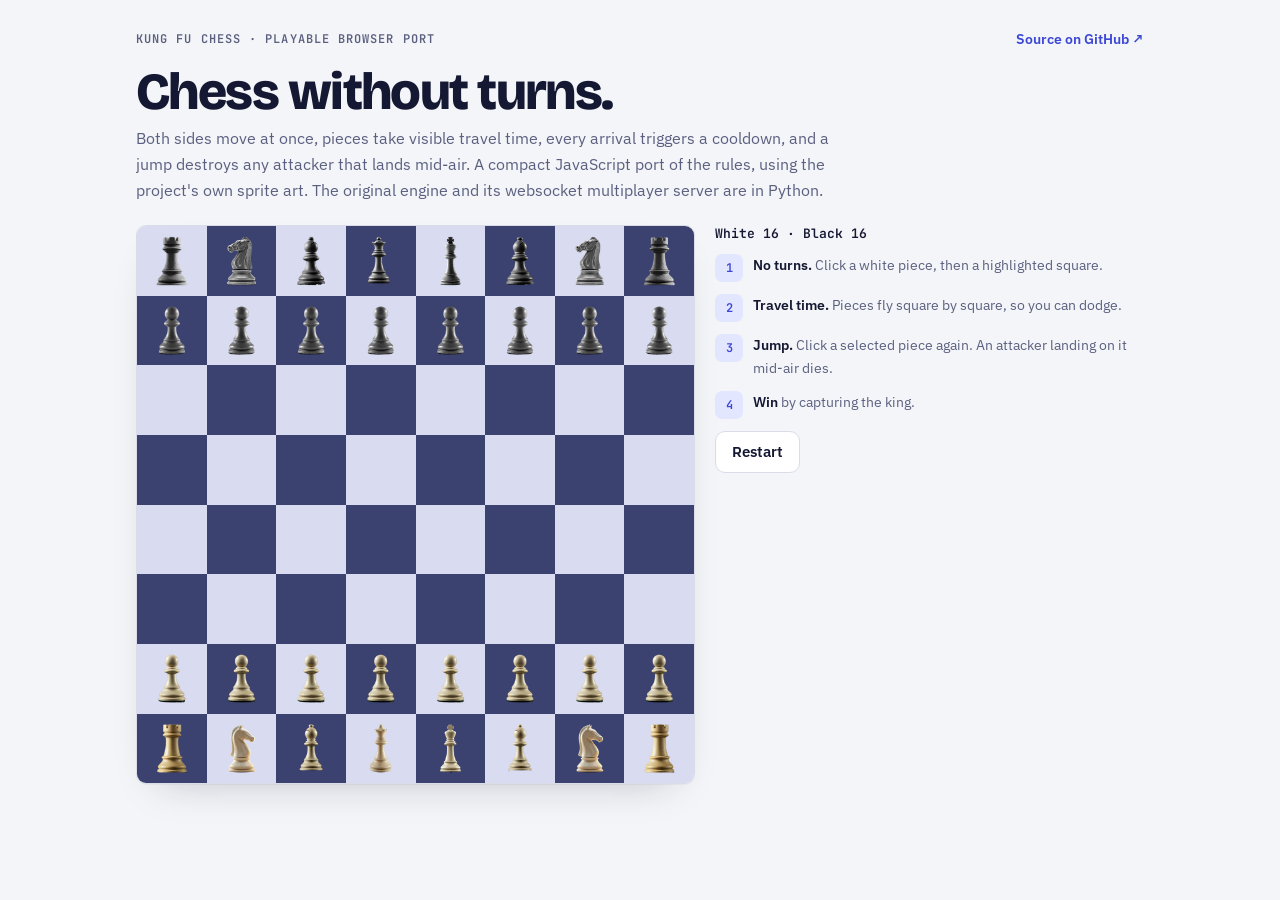
<file: demos/chess/index.html>
<!doctype html>
<html lang="en">
<head>
<meta charset="utf-8">
<meta name="viewport" content="width=device-width, initial-scale=1, viewport-fit=cover">
<title>Kung Fu Chess</title>
<link rel="stylesheet" href="https://fonts.googleapis.com/css2?family=Bricolage+Grotesque:opsz,wght@12..96,700;12..96,800&family=IBM+Plex+Sans:wght@400;500;600&family=JetBrains+Mono:wght@400;600&display=swap">
<style>
:root{
  --bg:#f4f5f8; --surface:#ffffff; --sunk:#eceef4; --ink:#151832; --mute:#5b6080; --rule:#dadde8;
  --acc:#3b47d6; --acc-ink:#ffffff; --acc-soft:#e3e6ff; --amber:#c27c0e; --amber-soft:#fbefd6; --ok:#1f8a5b;
  --code-bg:#0f1229; --code-ink:#d6d9f2; --code-mute:#7c82aa; --code-k:#9aa3ff; --code-s:#9fe0b9; --code-n:#f5b342; --code-f:#ffb3c7;
  --shadow:0 1px 0 rgba(21,24,50,.04),0 18px 40px -24px rgba(21,24,50,.28);
  --display:"Bricolage Grotesque","Segoe UI",system-ui,sans-serif;
  --body:"IBM Plex Sans","Segoe UI",system-ui,sans-serif;
  --mono:"JetBrains Mono",ui-monospace,Consolas,monospace;
  color-scheme:light;
}
@media (prefers-color-scheme:dark){:root:not([data-theme="light"]){
  --bg:#0f1229; --surface:#171b38; --sunk:#131733; --ink:#eceef8; --mute:#9aa0c4; --rule:#2b315c;
  --acc:#8c96ff; --acc-ink:#0f1229; --acc-soft:#242a5c; --amber:#f5b342; --amber-soft:#3a2f17; --ok:#4cc38a;
  --code-bg:#0b0e22; --shadow:0 18px 40px -24px rgba(0,0,0,.7); color-scheme:dark;}}
:root[data-theme="dark"]{
  --bg:#0f1229; --surface:#171b38; --sunk:#131733; --ink:#eceef8; --mute:#9aa0c4; --rule:#2b315c;
  --acc:#8c96ff; --acc-ink:#0f1229; --acc-soft:#242a5c; --amber:#f5b342; --amber-soft:#3a2f17; --ok:#4cc38a;
  --code-bg:#0b0e22; --shadow:0 18px 40px -24px rgba(0,0,0,.7); color-scheme:dark;}


*{box-sizing:border-box}
[hidden]{display:none!important}
body{margin:0;background:var(--bg);color:var(--ink);font:400 16px/1.6 var(--body)}
a{color:var(--acc)}
.wrap{max-width:1040px;margin:0 auto;padding-inline:16px;padding-block:28px 48px}
.top{display:flex;justify-content:space-between;align-items:center;gap:12px;flex-wrap:wrap;font-size:14px}
.top a{font-weight:600;text-decoration:none}
.label{font:600 12px/1 var(--mono);letter-spacing:.09em;text-transform:uppercase;color:var(--mute)}
h1{font:800 clamp(34px,5vw,52px)/1 var(--display);letter-spacing:-.03em;margin:16px 0 8px}
.lede{color:var(--mute);max-width:44em;margin:0 0 22px}
.btn{display:inline-flex;align-items:center;height:42px;padding:0 16px;border-radius:10px;font:600 15px var(--body);border:1px solid var(--rule);color:var(--ink);background:var(--surface);cursor:pointer}

.kf{display:flex;flex-wrap:wrap;gap:20px;align-items:flex-start;margin-top:22px}
.kf>#board{flex:1 1 280px;max-width:420px}.kf>.kf-side{flex:1 1 190px}
@media (max-width:760px){.kf{grid-template-columns:1fr}}
#board{position:relative;width:100%;aspect-ratio:1;border-radius:10px;overflow:hidden;touch-action:manipulation;user-select:none;box-shadow:var(--shadow);border:1px solid var(--rule)}
#board .sq{position:absolute;width:12.5%;height:12.5%}
#board .pc{position:absolute;width:12.5%;height:12.5%;pointer-events:none;will-change:transform}
#board .pc img{width:100%;height:100%}
#board .cd{position:absolute;left:0;right:0;top:0;background:rgba(15,18,41,.42)}
#board .dot{position:absolute;width:12.5%;height:12.5%;display:grid;place-items:center;pointer-events:none}
#board .dot::after{content:"";width:26%;height:26%;border-radius:50%;background:var(--acc);opacity:.75}
#board .sel{position:absolute;width:12.5%;height:12.5%;box-shadow:inset 0 0 0 3px var(--acc);pointer-events:none}
#board .over{position:absolute;inset:0;display:grid;place-items:center;background:rgba(15,18,41,.62);color:#fff;text-align:center;font:800 30px var(--display)}
#board .over small{display:block;font:500 14px var(--body);margin-top:6px}
.kf-side{display:grid;gap:12px;font-size:14px}
.kf-side .rule{display:grid;grid-template-columns:28px 1fr;gap:10px;align-items:start;color:var(--mute)}
.kf-side .rule b{color:var(--ink);font-weight:600}
.kf-side .rule i{font:600 12px var(--mono);font-style:normal;width:28px;height:28px;border-radius:7px;background:var(--acc-soft);color:var(--acc);display:grid;place-items:center}
#kfstatus{font:600 13px var(--mono);color:var(--ink)}


.kf{margin-top:0}
.kf>#board{flex:1 1 320px;max-width:560px}
</style>
</head>
<body>
<div class="wrap">
  <div class="top"><span class="label">Kung Fu Chess · playable browser port</span><span><a href="https://github.com/michal329/KungFuChess" target="_blank" rel="noopener">Source on GitHub ↗</a></span></div>
  <h1>Chess without turns.</h1>
  <p class="lede">Both sides move at once, pieces take visible travel time, every arrival triggers a cooldown, and a jump destroys any attacker that lands mid-air. A compact JavaScript port of the rules, using the project's own sprite art. The original engine and its websocket multiplayer server are in Python.</p>
  <div class="kf">
    <div id="board" aria-label="Playable Kung Fu Chess board"></div>
    <div class="kf-side">
      <div id="kfstatus">You play White. Black moves on its own.</div>
      <div class="rule"><i>1</i><span><b>No turns.</b> Click a white piece, then a highlighted square.</span></div>
      <div class="rule"><i>2</i><span><b>Travel time.</b> Pieces fly square by square, so you can dodge.</span></div>
      <div class="rule"><i>3</i><span><b>Jump.</b> Click a selected piece again. An attacker landing on it mid-air dies.</span></div>
      <div class="rule"><i>4</i><span><b>Win</b> by capturing the king.</span></div>
      <button class="btn" id="kfreset" style="justify-self:start">Restart</button>
    </div>
  </div>
</div>
<script>
/* ---------- playable Kung Fu Chess (browser port) ---------- */
(() => {
  const B = document.getElementById('board');
  const MOVE_MS = 450, COOL_MS = 1100, JUMP_MS = 750;
  let pieces, sel, over, botT;
  const START = ['RNBQKBNR', 'PPPPPPPP'];
  function reset() {
    pieces = []; sel = null; over = null; botT = performance.now() + 1500;
    for (let c = 0; c < 8; c++) {
      pieces.push(mk('B', START[0][c], 0, c), mk('B', 'P', 1, c), mk('W', 'P', 6, c), mk('W', START[0][c], 7, c));
    }
    draw();
  }
  let uid = 0;
  function mk(color, kind, r, c) {
    const el = document.createElement('div'); el.className = 'pc';
    el.innerHTML = `<img src="img/pieces/${kind}${color}.webp" alt=""><div class="cd"></div>`;
    return { id: uid++, color, kind, r, c, move: null, jump: null, cool: 0, el };
  }
  const now = () => performance.now();
  const atRest = (r, c) => pieces.find(p => !p.move && p.r === r && p.c === c);
  const busy = (p, t) => p.move || p.jump || p.cool > t;
  function legal(p, r, c) {
    if (r < 0 || r > 7 || c < 0 || c > 7 || (r === p.r && c === p.c)) return false;
    const dr = r - p.r, dc = c - p.c, ar = Math.abs(dr), ac = Math.abs(dc), tgt = atRest(r, c);
    if (tgt && tgt.color === p.color) return false;
    const clear = () => { const sr = Math.sign(dr), sc = Math.sign(dc); for (let i = 1; i < Math.max(ar, ac); i++) if (atRest(p.r + sr * i, p.c + sc * i)) return false; return true; };
    switch (p.kind) {
      case 'K': return ar <= 1 && ac <= 1;
      case 'N': return (ar === 2 && ac === 1) || (ar === 1 && ac === 2);
      case 'R': return (!dr || !dc) && clear();
      case 'B': return ar === ac && clear();
      case 'Q': return (!dr || !dc || ar === ac) && clear();
      case 'P': {
        const f = p.color === 'W' ? -1 : 1, home = p.color === 'W' ? 6 : 1;
        if (dc === 0 && !tgt) return dr === f || (dr === 2 * f && p.r === home && !atRest(p.r + f, c));
        return ac === 1 && dr === f && !!tgt;
      }
    }
  }
  function targets(p) { const out = []; for (let r = 0; r < 8; r++) for (let c = 0; c < 8; c++) if (legal(p, r, c)) out.push([r, c]); return out; }
  function queue(p, r, c, t) { const d = Math.max(Math.abs(r - p.r), Math.abs(c - p.c)); p.move = { fr: p.r, fc: p.c, r, c, t0: t, t1: t + d * MOVE_MS }; }
  function resolve(p, t) {
    const m = p.move; p.move = null;
    let r = m.r, c = m.c;
    if (p.kind !== 'N') { // stop short of anything at rest on the route
      const sr = Math.sign(m.r - m.fr), sc = Math.sign(m.c - m.fc), n = Math.max(Math.abs(m.r - m.fr), Math.abs(m.c - m.fc));
      for (let i = 1; i < n; i++) if (atRest(m.fr + sr * i, m.fc + sc * i)) { r = m.fr + sr * (i - 1); c = m.fc + sc * (i - 1); break; }
    }
    const def = pieces.find(q => q !== p && q.jump && q.r === r && q.c === c && q.color !== p.color);
    if (def && r === m.r && c === m.c) { kill(p); flash(def.color === 'W' ? `Your ${name(def)} jumped — the attacking ${name(p)} is destroyed` : `Black's ${name(def)} jumped — your ${name(p)} is destroyed`); return; }
    const occ = atRest(r, c);
    if (occ && occ !== p) {
      if (occ.color === p.color || (p.kind === 'P' && c === m.fc)) { // blocked at arrival: stop one square short
        if (p.kind === 'N') { r = m.fr; c = m.fc; }
        else { r -= Math.sign(m.r - m.fr); c -= Math.sign(m.c - m.fc); }
      } else { kill(occ); if (occ.kind === 'K') over = p.color; }
    }
    p.r = r; p.c = c; p.cool = t + COOL_MS;
    if (p.kind === 'P' && (r === 0 || r === 7)) { p.kind = 'Q'; p.el.querySelector('img').src = `img/pieces/Q${p.color}.webp`; }
  }
  const name = p => ({ K: 'king', Q: 'queen', R: 'rook', B: 'bishop', N: 'knight', P: 'pawn' })[p.kind];
  function kill(p) { pieces = pieces.filter(q => q !== p); p.el.remove(); }
  let flashT = 0, flashMsg = '';
  function flash(m) { flashMsg = m; flashT = now() + 2200; }
  function bot(t) {
    if (t < botT || over) return;
    botT = t + 650 + Math.random() * 900;
    const mine = pieces.filter(p => p.color === 'B' && !busy(p, t));
    // dodge: jump if a white piece is about to land on us
    for (const w of pieces.filter(p => p.color === 'W' && p.move)) {
      const v = mine.find(b => b.r === w.move.r && b.c === w.move.c);
      if (v && w.move.t1 - t < JUMP_MS && Math.random() < .55) { v.jump = { t0: t, t1: t + JUMP_MS }; return; }
    }
    const VAL = { K: 50, Q: 9, R: 5, B: 3, N: 3, P: 1 };
    let best = null, bs = -1;
    for (const p of mine) for (const [r, c] of targets(p)) {
      const tg = atRest(r, c); const s = (tg ? VAL[tg.kind] * 3 : 0) + Math.random() * 2 + (p.kind === 'P' ? .6 : 0) + (p.kind === 'K' ? -2 : 0);
      if (s > bs) { bs = s; best = [p, r, c]; }
    }
    if (best) queue(best[0], best[1], best[2], t);
  }
  function tick() {
    const t = now();
    if (!over) {
      pieces.filter(p => p.move && p.move.t1 <= t).sort((a, b) => a.move.t1 - b.move.t1).forEach(p => p.move && resolve(p, t));
      pieces.forEach(p => { if (p.jump && p.jump.t1 <= t) { p.jump = null; p.cool = t + COOL_MS * .5; } });
      bot(t);
    }
    draw(t); requestAnimationFrame(tick);
  }
  function draw(t = now()) {
    if (!B.firstChild) {
      for (let r = 0; r < 8; r++) for (let c = 0; c < 8; c++) { const s = document.createElement('div'); s.className = 'sq'; s.style.cssText = `left:${c * 12.5}%;top:${r * 12.5}%;background:${(r + c) % 2 ? '#3b4270' : '#d9dcf0'}`; s.dataset.r = r; s.dataset.c = c; B.appendChild(s); }
      B.insertAdjacentHTML('beforeend', '<div id="kfmarks"></div>');
    }
    pieces.forEach(p => {
      if (!p.el.parentNode) B.appendChild(p.el);
      let r = p.r, c = p.c, lift = 0;
      if (p.move) { const k = Math.min(1, (t - p.move.t0) / (p.move.t1 - p.move.t0)); r = p.move.fr + (p.move.r - p.move.fr) * k; c = p.move.fc + (p.move.c - p.move.fc) * k; lift = Math.sin(k * Math.PI) * 6; }
      if (p.jump) { const k = (t - p.jump.t0) / (p.jump.t1 - p.jump.t0); lift = Math.sin(k * Math.PI) * 28; }
      p.el.style.transform = `translate(${c * 100}%,${r * 100 - lift}%) scale(${p.jump ? 1.12 : 1})`;
      p.el.style.zIndex = p.move || p.jump ? 5 : 2;
      p.el.style.filter = p.jump ? 'drop-shadow(0 10px 6px rgba(0,0,0,.35))' : '';
      const cf = !p.move && !p.jump && p.cool > t ? (p.cool - t) / COOL_MS : 0;
      p.el.querySelector('.cd').style.height = Math.min(100, cf * 100) + '%';
    });
    const marks = document.getElementById('kfmarks');
    let h = '';
    if (sel && pieces.includes(sel) && !busy(sel, t)) { h += `<div class="sel" style="left:${sel.c * 12.5}%;top:${sel.r * 12.5}%"></div>`; for (const [r, c] of targets(sel)) h += `<div class="dot" style="left:${c * 12.5}%;top:${r * 12.5}%"></div>`; }
    if (over) h += `<div class="over"><div>${over === 'W' ? 'You win' : 'Black wins'}<small>Click Restart to play again</small></div></div>`;
    if (marks.innerHTML !== h) marks.innerHTML = h;
    const st = document.getElementById('kfstatus');
    const msg = flashT > t ? flashMsg : `White ${pieces.filter(p => p.color === 'W').length} · Black ${pieces.filter(p => p.color === 'B').length}`;
    if (st.textContent !== msg) st.textContent = msg;
  }
  B.addEventListener('click', e => {
    if (over) return;
    const rect = B.getBoundingClientRect(), c = Math.floor((e.clientX - rect.left) / rect.width * 8), r = Math.floor((e.clientY - rect.top) / rect.height * 8), t = now();
    if (sel && sel.r === r && sel.c === c && !busy(sel, t)) { sel.jump = { t0: t, t1: t + JUMP_MS }; sel = null; return; }
    if (sel && !busy(sel, t) && legal(sel, r, c)) { queue(sel, r, c, t); sel = null; return; }
    const p = atRest(r, c); sel = p && p.color === 'W' ? p : null;
  });
  document.getElementById('kfreset').onclick = () => { pieces?.forEach(p => p.el.remove()); reset(); };
  reset(); requestAnimationFrame(tick);
})();
</script>
</body>
</html>
</file>
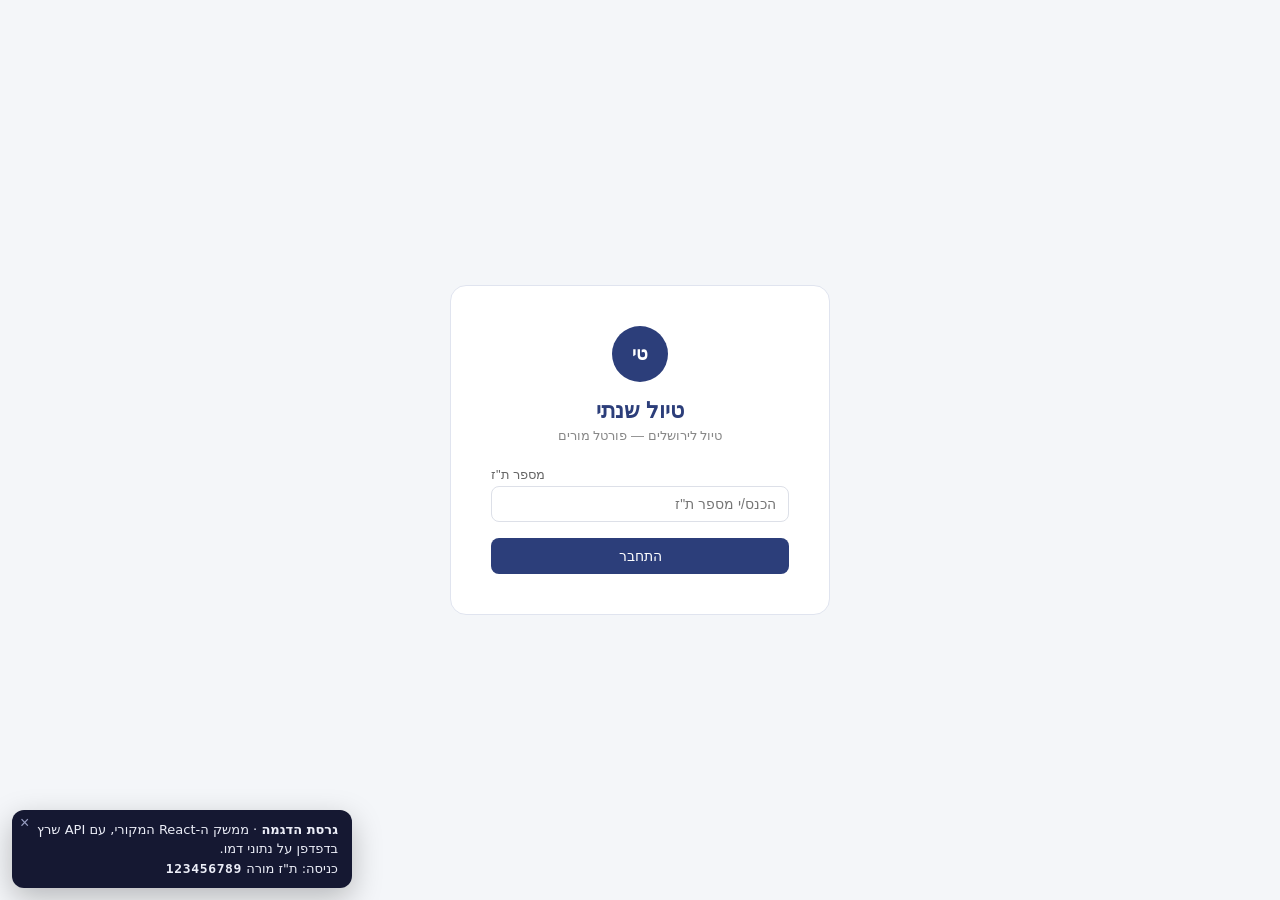
<file: demos/trip/index.html>
<!doctype html><html lang="he" dir="rtl"><head><meta charset="utf-8"/><link rel="icon" href="data:image/svg+xml,<svg xmlns='http://www.w3.org/2000/svg' viewBox='0 0 100 100'><text y='.9em' font-size='90'>🗺️</text></svg>"/><meta name="viewport" content="width=device-width,initial-scale=1"/><meta name="theme-color" content="#000000"/><meta name="description" content="Web site created using create-react-app"/><title>מערכת ניהול טיול שנתי</title><script defer="defer" src="./static/js/main.f9bf6182.js"></script><link href="./static/css/main.2c51d436.css" rel="stylesheet"></head><body><noscript>You need to enable JavaScript to run this app.</noscript><div id="root"></div><div id="demo-banner" style="position:fixed;left:12px;bottom:12px;z-index:9999;max-width:340px;background:#151832;color:#eceef8;font:13px/1.5 system-ui,sans-serif;padding:10px 14px;border-radius:12px;box-shadow:0 10px 30px rgba(0,0,0,.25);direction:rtl;text-align:right"><b>גרסת הדגמה</b> · ממשק ה-React המקורי, עם API שרץ בדפדפן על נתוני דמו.<br>כניסה: ת"ז מורה <b style="font-family:monospace;letter-spacing:.05em">123456789</b> <button onclick="this.parentNode.remove()" aria-label="סגירה" style="position:absolute;top:4px;left:8px;background:0 0;border:0;color:#9aa0c4;font-size:16px;cursor:pointer">×</button></div></body></html>
</file>
<file: demos/trip/static/css/main.2c51d436.css>
body{-webkit-font-smoothing:antialiased;-moz-osx-font-smoothing:grayscale;font-family:-apple-system,BlinkMacSystemFont,Segoe UI,Roboto,Oxygen,Ubuntu,Cantarell,Fira Sans,Droid Sans,Helvetica Neue,sans-serif;margin:0}code{font-family:source-code-pro,Menlo,Monaco,Consolas,Courier New,monospace}.leaflet-image-layer,.leaflet-layer,.leaflet-marker-icon,.leaflet-marker-shadow,.leaflet-pane,.leaflet-pane>canvas,.leaflet-pane>svg,.leaflet-tile,.leaflet-tile-container,.leaflet-zoom-box{left:0;position:absolute;top:0}.leaflet-container{overflow:hidden}.leaflet-marker-icon,.leaflet-marker-shadow,.leaflet-tile{-webkit-user-drag:none;-webkit-user-select:none;user-select:none}.leaflet-tile::selection{background:#0000}.leaflet-safari .leaflet-tile{image-rendering:-webkit-optimize-contrast}.leaflet-safari .leaflet-tile-container{height:1600px;-webkit-transform-origin:0 0;width:1600px}.leaflet-marker-icon,.leaflet-marker-shadow{display:block}.leaflet-container .leaflet-overlay-pane svg{max-height:none!important;max-width:none!important}.leaflet-container .leaflet-marker-pane img,.leaflet-container .leaflet-shadow-pane img,.leaflet-container .leaflet-tile,.leaflet-container .leaflet-tile-pane img,.leaflet-container img.leaflet-image-layer{max-height:none!important;max-width:none!important;padding:0;width:auto}.leaflet-container img.leaflet-tile{mix-blend-mode:plus-lighter}.leaflet-container.leaflet-touch-zoom{touch-action:pan-x pan-y}.leaflet-container.leaflet-touch-drag{touch-action:none;touch-action:pinch-zoom}.leaflet-container.leaflet-touch-drag.leaflet-touch-zoom{touch-action:none}.leaflet-container{-webkit-tap-highlight-color:transparent}.leaflet-container a{-webkit-tap-highlight-color:rgba(51,181,229,.4)}.leaflet-tile{filter:inherit;visibility:hidden}.leaflet-tile-loaded{visibility:inherit}.leaflet-zoom-box{box-sizing:border-box;height:0;width:0;z-index:800}.leaflet-overlay-pane svg{-moz-user-select:none}.leaflet-pane{z-index:400}.leaflet-tile-pane{z-index:200}.leaflet-overlay-pane{z-index:400}.leaflet-shadow-pane{z-index:500}.leaflet-marker-pane{z-index:600}.leaflet-tooltip-pane{z-index:650}.leaflet-popup-pane{z-index:700}.leaflet-map-pane canvas{z-index:100}.leaflet-map-pane svg{z-index:200}.leaflet-vml-shape{height:1px;width:1px}.lvml{behavior:url(#default#VML);display:inline-block;position:absolute}.leaflet-control{pointer-events:visiblePainted;pointer-events:auto;position:relative;z-index:800}.leaflet-bottom,.leaflet-top{pointer-events:none;position:absolute;z-index:1000}.leaflet-top{top:0}.leaflet-right{right:0}.leaflet-bottom{bottom:0}.leaflet-left{left:0}.leaflet-control{clear:both;float:left}.leaflet-right .leaflet-control{float:right}.leaflet-top .leaflet-control{margin-top:10px}.leaflet-bottom .leaflet-control{margin-bottom:10px}.leaflet-left .leaflet-control{margin-left:10px}.leaflet-right .leaflet-control{margin-right:10px}.leaflet-fade-anim .leaflet-popup{opacity:0;transition:opacity .2s linear}.leaflet-fade-anim .leaflet-map-pane .leaflet-popup{opacity:1}.leaflet-zoom-animated{transform-origin:0 0}svg.leaflet-zoom-animated{will-change:transform}.leaflet-zoom-anim .leaflet-zoom-animated{transition:transform .25s cubic-bezier(0,0,.25,1)}.leaflet-pan-anim .leaflet-tile,.leaflet-zoom-anim .leaflet-tile{transition:none}.leaflet-zoom-anim .leaflet-zoom-hide{visibility:hidden}.leaflet-interactive{cursor:pointer}.leaflet-grab{cursor:grab}.leaflet-crosshair,.leaflet-crosshair .leaflet-interactive{cursor:crosshair}.leaflet-control,.leaflet-popup-pane{cursor:auto}.leaflet-dragging .leaflet-grab,.leaflet-dragging .leaflet-grab .leaflet-interactive,.leaflet-dragging .leaflet-marker-draggable{cursor:move;cursor:grabbing}.leaflet-image-layer,.leaflet-marker-icon,.leaflet-marker-shadow,.leaflet-pane>svg path,.leaflet-tile-container{pointer-events:none}.leaflet-image-layer.leaflet-interactive,.leaflet-marker-icon.leaflet-interactive,.leaflet-pane>svg path.leaflet-interactive,svg.leaflet-image-layer.leaflet-interactive path{pointer-events:visiblePainted;pointer-events:auto}.leaflet-container{background:#ddd;outline-offset:1px}.leaflet-container a{color:#0078a8}.leaflet-zoom-box{background:#ffffff80;border:2px dotted #38f}.leaflet-container{font-family:Helvetica Neue,Arial,Helvetica,sans-serif;font-size:12px;font-size:.75rem;line-height:1.5}.leaflet-bar{border-radius:4px;box-shadow:0 1px 5px #000000a6}.leaflet-bar a{background-color:#fff;border-bottom:1px solid #ccc;color:#000;display:block;height:26px;line-height:26px;text-align:center;text-decoration:none;width:26px}.leaflet-bar a,.leaflet-control-layers-toggle{background-position:50% 50%;background-repeat:no-repeat;display:block}.leaflet-bar a:focus,.leaflet-bar a:hover{background-color:#f4f4f4}.leaflet-bar a:first-child{border-top-left-radius:4px;border-top-right-radius:4px}.leaflet-bar a:last-child{border-bottom:none;border-bottom-left-radius:4px;border-bottom-right-radius:4px}.leaflet-bar a.leaflet-disabled{background-color:#f4f4f4;color:#bbb;cursor:default}.leaflet-touch .leaflet-bar a{height:30px;line-height:30px;width:30px}.leaflet-touch .leaflet-bar a:first-child{border-top-left-radius:2px;border-top-right-radius:2px}.leaflet-touch .leaflet-bar a:last-child{border-bottom-left-radius:2px;border-bottom-right-radius:2px}.leaflet-control-zoom-in,.leaflet-control-zoom-out{font:700 18px Lucida Console,Monaco,monospace;text-indent:1px}.leaflet-touch .leaflet-control-zoom-in,.leaflet-touch .leaflet-control-zoom-out{font-size:22px}.leaflet-control-layers{background:#fff;border-radius:5px;box-shadow:0 1px 5px #0006}.leaflet-control-layers-toggle{background-image:url([data-uri]);height:36px;width:36px}.leaflet-retina .leaflet-control-layers-toggle{background-image:url([data-uri]);background-size:26px 26px}.leaflet-touch .leaflet-control-layers-toggle{height:44px;width:44px}.leaflet-control-layers .leaflet-control-layers-list,.leaflet-control-layers-expanded .leaflet-control-layers-toggle{display:none}.leaflet-control-layers-expanded .leaflet-control-layers-list{display:block;position:relative}.leaflet-control-layers-expanded{background:#fff;color:#333;padding:6px 10px 6px 6px}.leaflet-control-layers-scrollbar{overflow-x:hidden;overflow-y:scroll;padding-right:5px}.leaflet-control-layers-selector{margin-top:2px;position:relative;top:1px}.leaflet-control-layers label{display:block;font-size:13px;font-size:1.08333em}.leaflet-control-layers-separator{border-top:1px solid #ddd;height:0;margin:5px -10px 5px -6px}.leaflet-default-icon-path{background-image:url([data-uri])}.leaflet-container .leaflet-control-attribution{background:#fff;background:#fffc;margin:0}.leaflet-control-attribution,.leaflet-control-scale-line{color:#333;line-height:1.4;padding:0 5px}.leaflet-control-attribution a{text-decoration:none}.leaflet-control-attribution a:focus,.leaflet-control-attribution a:hover{text-decoration:underline}.leaflet-attribution-flag{display:inline!important;height:.6669em;vertical-align:initial!important;width:1em}.leaflet-left .leaflet-control-scale{margin-left:5px}.leaflet-bottom .leaflet-control-scale{margin-bottom:5px}.leaflet-control-scale-line{background:#fffc;border:2px solid #777;border-top:none;box-sizing:border-box;line-height:1.1;padding:2px 5px 1px;text-shadow:1px 1px #fff;white-space:nowrap}.leaflet-control-scale-line:not(:first-child){border-bottom:none;border-top:2px solid #777;margin-top:-2px}.leaflet-control-scale-line:not(:first-child):not(:last-child){border-bottom:2px solid #777}.leaflet-touch .leaflet-bar,.leaflet-touch .leaflet-control-attribution,.leaflet-touch .leaflet-control-layers{box-shadow:none}.leaflet-touch .leaflet-bar,.leaflet-touch .leaflet-control-layers{background-clip:padding-box;border:2px solid #0003}.leaflet-popup{margin-bottom:20px;position:absolute;text-align:center}.leaflet-popup-content-wrapper{border-radius:12px;padding:1px;text-align:left}.leaflet-popup-content{font-size:13px;font-size:1.08333em;line-height:1.3;margin:13px 24px 13px 20px;min-height:1px}.leaflet-popup-content p{margin:1.3em 0}.leaflet-popup-tip-container{height:20px;left:50%;margin-left:-20px;margin-top:-1px;overflow:hidden;pointer-events:none;position:absolute;width:40px}.leaflet-popup-tip{height:17px;margin:-10px auto 0;padding:1px;pointer-events:auto;transform:rotate(45deg);width:17px}.leaflet-popup-content-wrapper,.leaflet-popup-tip{background:#fff;box-shadow:0 3px 14px #0006;color:#333}.leaflet-container a.leaflet-popup-close-button{background:#0000;border:none;color:#757575;font:16px/24px Tahoma,Verdana,sans-serif;height:24px;position:absolute;right:0;text-align:center;text-decoration:none;top:0;width:24px}.leaflet-container a.leaflet-popup-close-button:focus,.leaflet-container a.leaflet-popup-close-button:hover{color:#585858}.leaflet-popup-scrolled{overflow:auto}.leaflet-oldie .leaflet-popup-content-wrapper{-ms-zoom:1}.leaflet-oldie .leaflet-popup-tip{-ms-filter:"progid:DXImageTransform.Microsoft.Matrix(M11=0.70710678, M12=0.70710678, M21=-0.70710678, M22=0.70710678)";filter:progid:DXImageTransform.Microsoft.Matrix(M11=0.70710678,M12=0.70710678,M21=-0.70710678,M22=0.70710678);margin:0 auto;width:24px}.leaflet-oldie .leaflet-control-layers,.leaflet-oldie .leaflet-control-zoom,.leaflet-oldie .leaflet-popup-content-wrapper,.leaflet-oldie .leaflet-popup-tip{border:1px solid #999}.leaflet-div-icon{background:#fff;border:1px solid #666}.leaflet-tooltip{background-color:#fff;border:1px solid #fff;border-radius:3px;box-shadow:0 1px 3px #0006;color:#222;padding:6px;pointer-events:none;position:absolute;-webkit-user-select:none;user-select:none;white-space:nowrap}.leaflet-tooltip.leaflet-interactive{cursor:pointer;pointer-events:auto}.leaflet-tooltip-bottom:before,.leaflet-tooltip-left:before,.leaflet-tooltip-right:before,.leaflet-tooltip-top:before{background:#0000;border:6px solid #0000;content:"";pointer-events:none;position:absolute}.leaflet-tooltip-bottom{margin-top:6px}.leaflet-tooltip-top{margin-top:-6px}.leaflet-tooltip-bottom:before,.leaflet-tooltip-top:before{left:50%;margin-left:-6px}.leaflet-tooltip-top:before{border-top-color:#fff;bottom:0;margin-bottom:-12px}.leaflet-tooltip-bottom:before{border-bottom-color:#fff;margin-left:-6px;margin-top:-12px;top:0}.leaflet-tooltip-left{margin-left:-6px}.leaflet-tooltip-right{margin-left:6px}.leaflet-tooltip-left:before,.leaflet-tooltip-right:before{margin-top:-6px;top:50%}.leaflet-tooltip-left:before{border-left-color:#fff;margin-right:-12px;right:0}.leaflet-tooltip-right:before{border-right-color:#fff;left:0;margin-left:-12px}@media print{.leaflet-control{-webkit-print-color-adjust:exact;print-color-adjust:exact}}*{box-sizing:border-box;margin:0;padding:0}body{background:#f4f6f9;color:#2c2c2c;font-family:Segoe UI,sans-serif}.app{min-height:100vh}.header{background:#2c3e7a;color:#fff;padding:24px 32px;text-align:center}.header h1{font-size:26px;font-weight:600}.header p{font-size:14px;margin-top:4px;opacity:.8}.nav{background:#1e2d5f;display:flex;gap:8px;justify-content:center;padding:12px}.nav button{background:#0000;border:none;border-radius:20px;color:#ffffffb3;cursor:pointer;font-size:14px;padding:8px 24px;transition:all .2s}.nav button.active,.nav button:hover{background:#fff;color:#2c3e7a;font-weight:500}.main{margin:32px auto;max-width:960px;padding:0 16px}.two-col{grid-gap:24px;display:grid;gap:24px;grid-template-columns:1fr 1fr}.card{background:#fff;border:1px solid #e0e4ef;border-radius:12px;padding:24px}.card h2{color:#2c3e7a;font-size:18px;font-weight:600;margin-bottom:16px}.form-group{margin-bottom:12px}.form-group label{color:#666;display:block;font-size:13px;margin-bottom:4px}.form-group input{border:1px solid #dde0e8;border-radius:8px;font-size:14px;outline:none;padding:9px 12px;transition:border .2s;width:100%}.form-group input:focus{border-color:#2c3e7a}.btn{background:#2c3e7a;border:none;border-radius:8px;color:#fff;cursor:pointer;font-size:14px;margin-top:4px;padding:10px;transition:background .2s;width:100%}.btn:hover{background:#1e2d5f}.btn:disabled{background:#8a96b8;cursor:not-allowed}.btn-outline{background:#0000;border:1px solid #2c3e7a;color:#2c3e7a}.btn-outline:hover{background:#f0f3ff}.message{border-radius:6px;font-size:13px;margin-top:10px;padding:8px 12px}.message.success{background:#eaf6ee;color:#2a7a4b}.message.error{background:#fdecea;color:#b03030}.result-box{background:#f8f9fd;border:1px solid #e0e4ef;border-radius:8px;margin-top:16px;padding:14px}.result-box p{font-size:14px;margin-bottom:4px}.result-box span{color:#2c3e7a;font-weight:500}table{border-collapse:collapse;font-size:14px;margin-top:16px;width:100%}th{background:#f0f3ff;color:#2c3e7a;font-weight:500;text-align:left}td,th{padding:10px 12px}td{border-bottom:1px solid #f0f0f0}tr:last-child td{border-bottom:none}.section-title{color:#2c3e7a;font-size:20px;font-weight:600;margin-bottom:20px}@media (max-width:600px){.two-col{grid-template-columns:1fr}}.login-page{align-items:center;background:#f4f6f9;display:flex;justify-content:center;min-height:100vh}.login-card{background:#fff;border:1px solid #e0e4ef;border-radius:16px;max-width:380px;padding:40px;text-align:center;width:100%}.login-logo{align-items:center;background:#2c3e7a;border-radius:50%;color:#fff;display:flex;font-size:18px;font-weight:600;height:56px;justify-content:center;margin:0 auto 16px;width:56px}.login-card h1{color:#2c3e7a;font-size:22px;font-weight:600}.login-subtitle{color:#888;font-size:13px;margin:4px 0 24px}.login-card .form-group{text-align:left}.header-inner{align-items:center;display:flex;justify-content:space-between;margin:0 auto;max-width:960px}.btn-logout{background:#ffffff26;border:1px solid #fff6;border-radius:8px;color:#fff;cursor:pointer;font-size:13px;padding:8px 18px;transition:background .2s}.btn-logout:hover{background:#ffffff40}.home-cards{grid-gap:20px;display:grid;gap:20px;grid-template-columns:repeat(3,1fr);margin-top:8px}@media (max-width:600px){.home-cards{grid-template-columns:1fr}}.home-card{background:#fff;border:1px solid #e0e4ef;border-radius:14px;cursor:pointer;padding:32px 24px;text-align:center;transition:all .2s}.home-card:hover{border-color:#2c3e7a;transform:translateY(-2px)}.home-icon{color:#2c3e7a;font-size:28px;margin-bottom:12px}.home-card h3{color:#2c3e7a;font-size:16px;font-weight:600;margin-bottom:6px}.home-card p{color:#888;font-size:13px}.page-header{align-items:center;display:flex;gap:16px;margin-bottom:20px}.page-header .section-title{margin-bottom:0}.card table{table-layout:fixed;width:100%}.card thead th{background:#2c3e7a;color:#fff;padding:12px 8px;text-align:center}.card tbody td{padding:10px 8px;text-align:center;vertical-align:middle}.card tbody td:first-child,.card thead th:first-child{width:6%}.card tbody td:nth-child(2),.card thead th:nth-child(2){width:28%}.card tbody td:nth-child(3),.card thead th:nth-child(3){width:14%}.card tbody td:nth-child(4),.card tbody td:nth-child(5),.card thead th:nth-child(4),.card thead th:nth-child(5){width:18%}.card tbody td:nth-child(6),.card thead th:nth-child(6){width:16%}@media (max-width:700px){.card tbody td,.card thead th{font-size:13px;padding:8px 6px}}.btn-back{background:#0000;border:1px solid #dde0e8;border-radius:8px;color:#555;cursor:pointer;font-size:13px;padding:7px 14px;transition:all .2s;white-space:nowrap}.btn-back:hover{border-color:#2c3e7a;color:#2c3e7a}.student-pin{filter:drop-shadow(0 3px 6px rgba(0,0,0,.45));image-rendering:optimizeQuality;transform:translateZ(0);-webkit-transform:translateZ(0)}.btn-home{background:#ffffff26;border:1px solid #fff6;border-radius:8px;color:#fff;cursor:pointer;font-size:13px;padding:8px 18px;transition:background .2s}.btn-home:hover{background:#ffffff40}
</file>
